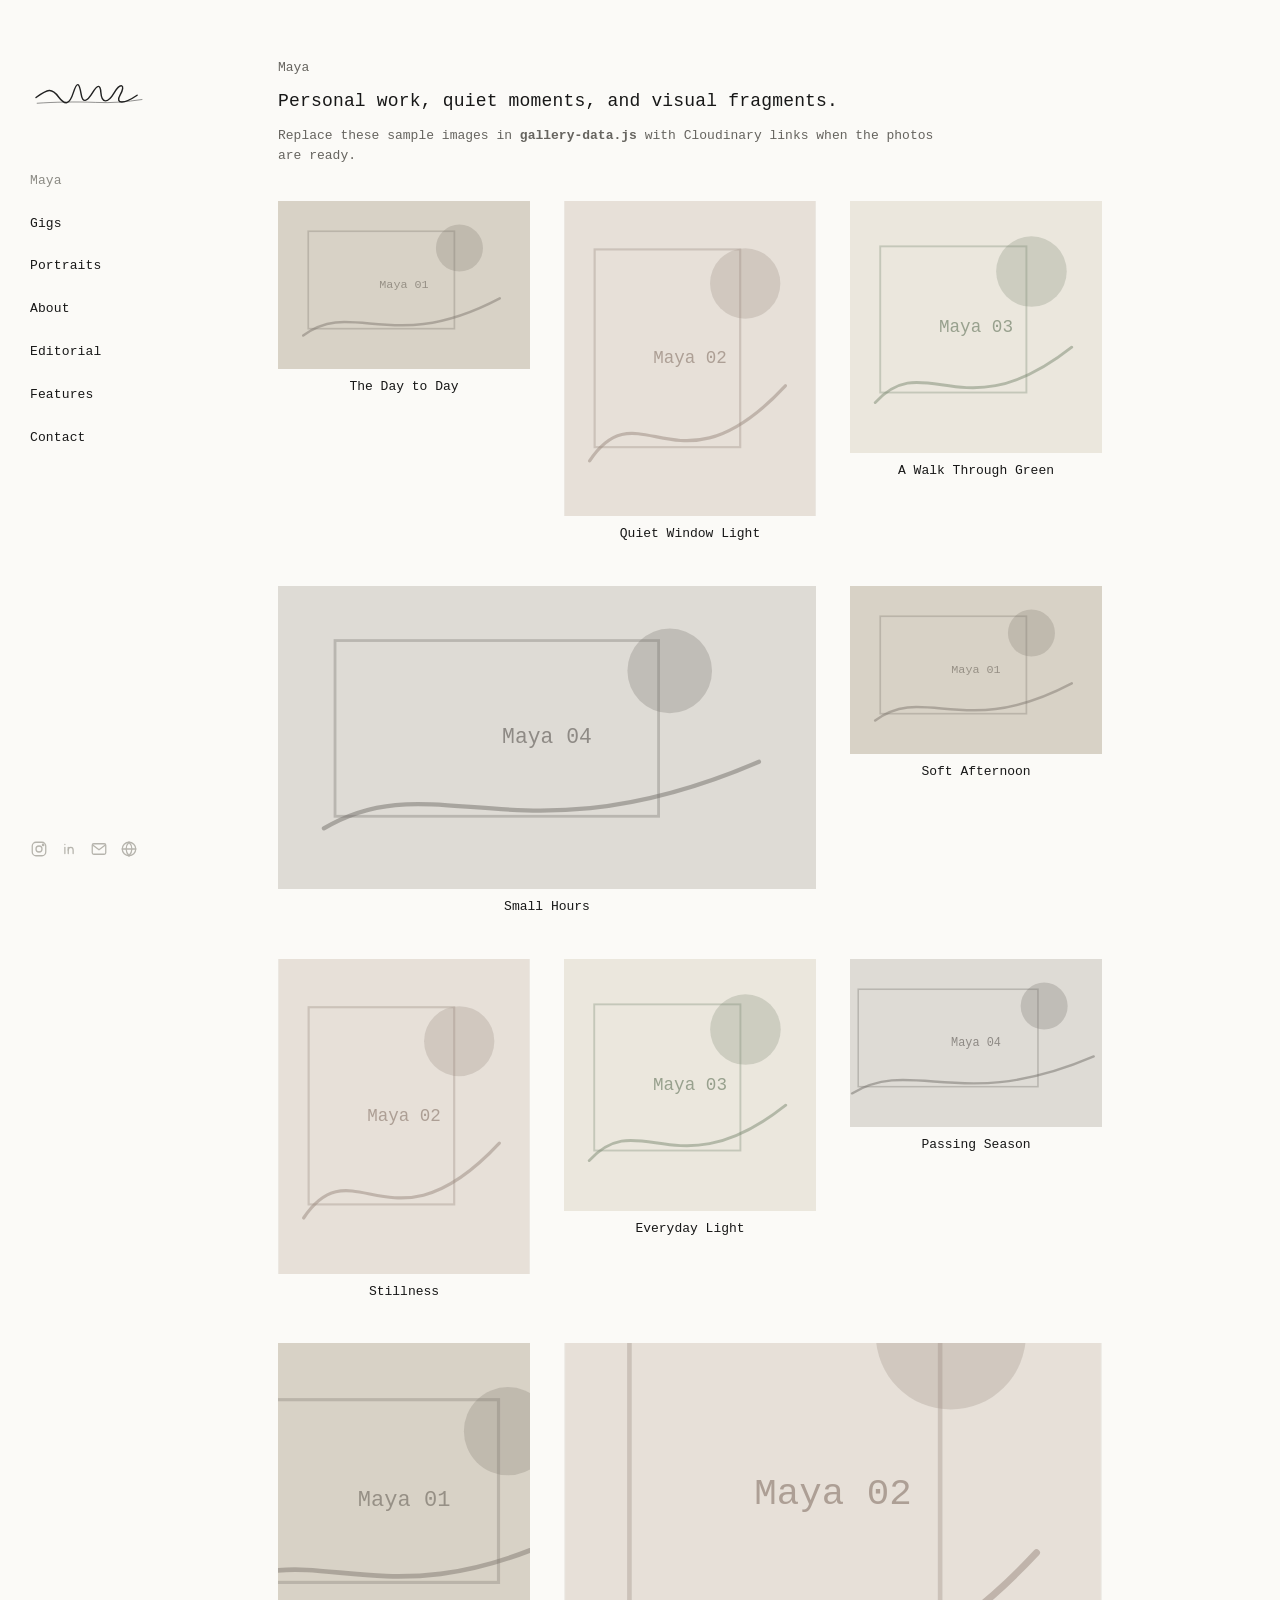
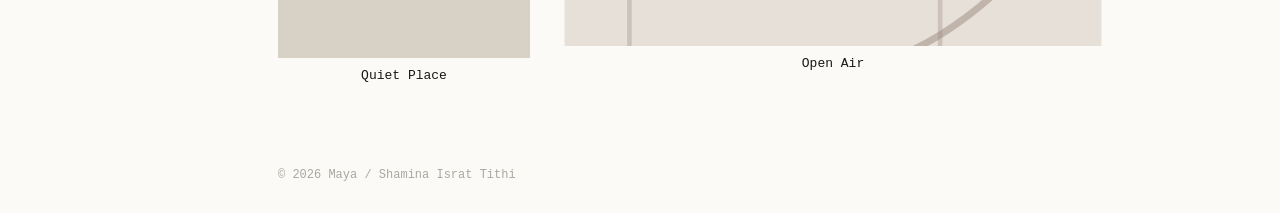
<file: index.html>
<!DOCTYPE html>
<html lang="en">
<head>
  <meta charset="UTF-8" />
  <meta name="viewport" content="width=device-width, initial-scale=1.0" />
  <meta name="description" content="Maya photography portfolio by Shamina Israt Tithi." />
  <title>Maya | Photography by Shamina</title>
  <link rel="icon" type="image/svg+xml" href="assets/favicon.svg" />
  <link rel="stylesheet" href="style.css" />
</head>
<body>
  <div id="sidebar-root" data-active="maya"></div>

  <main class="page gallery-page">
    <div class="page-heading">
      <p class="kicker">Maya</p>
      <h1>Personal work, quiet moments, and visual fragments.</h1>
      <p>Replace these sample images in <strong>gallery-data.js</strong> with Cloudinary links when the photos are ready.</p>
    </div>
    <section class="gallery-grid" id="galleryGrid" data-category="maya" aria-label="Maya photography gallery"></section>
  </main>

  <footer class="footer">© <span id="year"></span> Maya / Shamina Israt Tithi</footer>

  <div class="lightbox" id="lightbox" aria-modal="true" role="dialog">
    <div class="lightbox-inner">
      <button class="lightbox-button close" id="lightboxClose" aria-label="Close">×</button>
      <button class="lightbox-button prev" id="lightboxPrev" aria-label="Previous">‹</button>
      <img id="lightboxImage" alt="" />
      <button class="lightbox-button next" id="lightboxNext" aria-label="Next">›</button>
      <p class="lightbox-caption" id="lightboxCaption"></p>
    </div>
  </div>

  <script src="gallery-data.js"></script>
  <script src="script.js"></script>
</body>
</html>
</file>
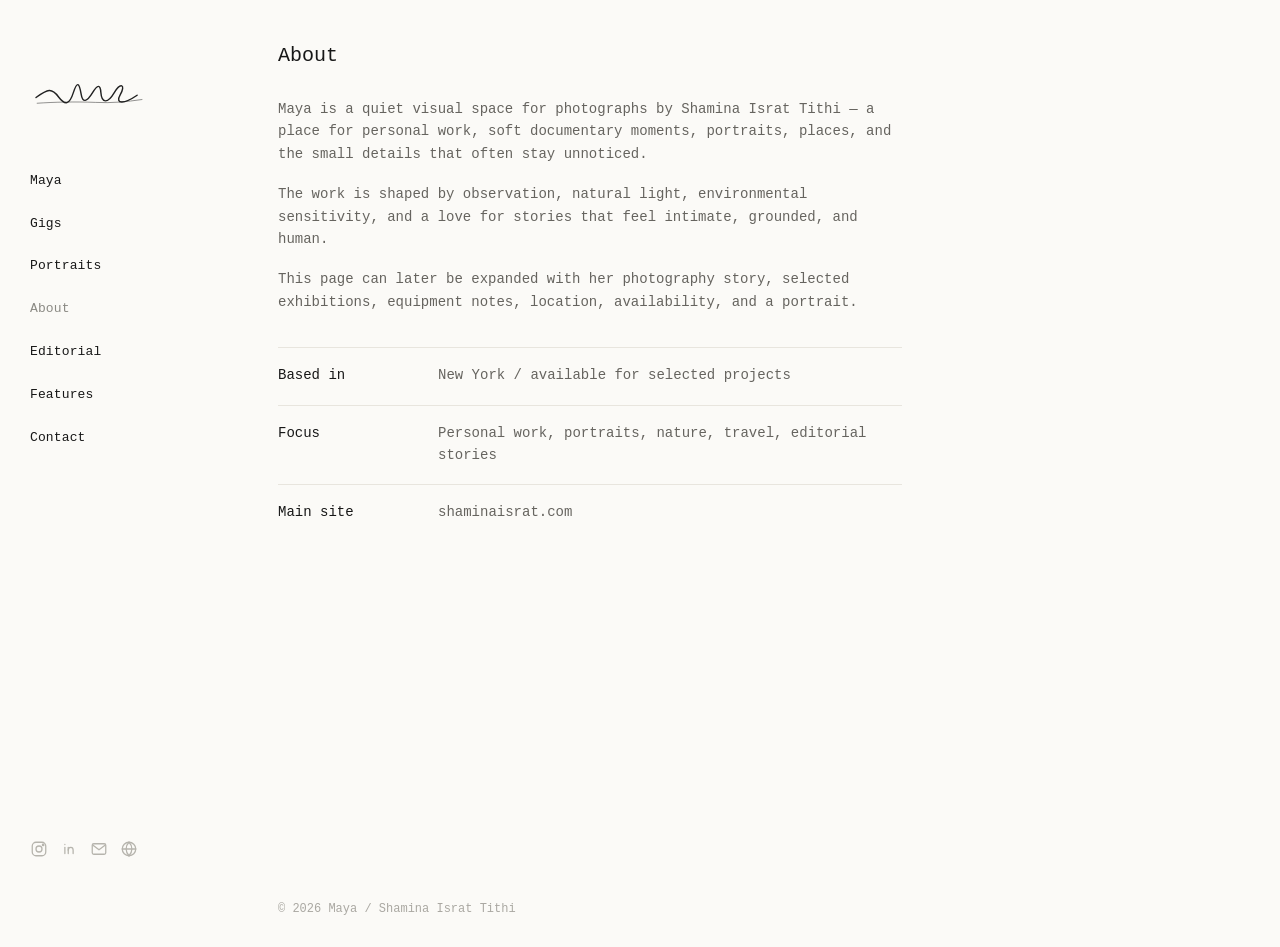
<file: about.html>
<!DOCTYPE html>
<html lang="en">
<head>
  <meta charset="UTF-8" />
  <meta name="viewport" content="width=device-width, initial-scale=1.0" />
  <meta name="description" content="About Maya photography by Shamina Israt Tithi." />
  <title>About | Maya</title>
  <link rel="icon" type="image/svg+xml" href="assets/favicon.svg" />
  <link rel="stylesheet" href="style.css" />
</head>
<body>
  <div id="sidebar-root" data-active="about"></div>

  <main class="page text-page">
    <h1>About</h1>
    <p>
      Maya is a quiet visual space for photographs by Shamina Israt Tithi — a place for personal work, soft documentary moments, portraits, places, and the small details that often stay unnoticed.
    </p>
    <p>
      The work is shaped by observation, natural light, environmental sensitivity, and a love for stories that feel intimate, grounded, and human.
    </p>
    <p>
      This page can later be expanded with her photography story, selected exhibitions, equipment notes, location, availability, and a portrait.
    </p>

    <div class="info-list">
      <div class="info-row">
        <strong>Based in</strong>
        <span>New York / available for selected projects</span>
      </div>
      <div class="info-row">
        <strong>Focus</strong>
        <span>Personal work, portraits, nature, travel, editorial stories</span>
      </div>
      <div class="info-row">
        <strong>Main site</strong>
        <a href="https://shaminaisrat.com" target="_blank" rel="noopener">shaminaisrat.com</a>
      </div>
    </div>
  </main>

  <footer class="footer">© <span id="year"></span> Maya / Shamina Israt Tithi</footer>

  <script src="gallery-data.js"></script>
  <script src="script.js"></script>
</body>
</html>
</file>
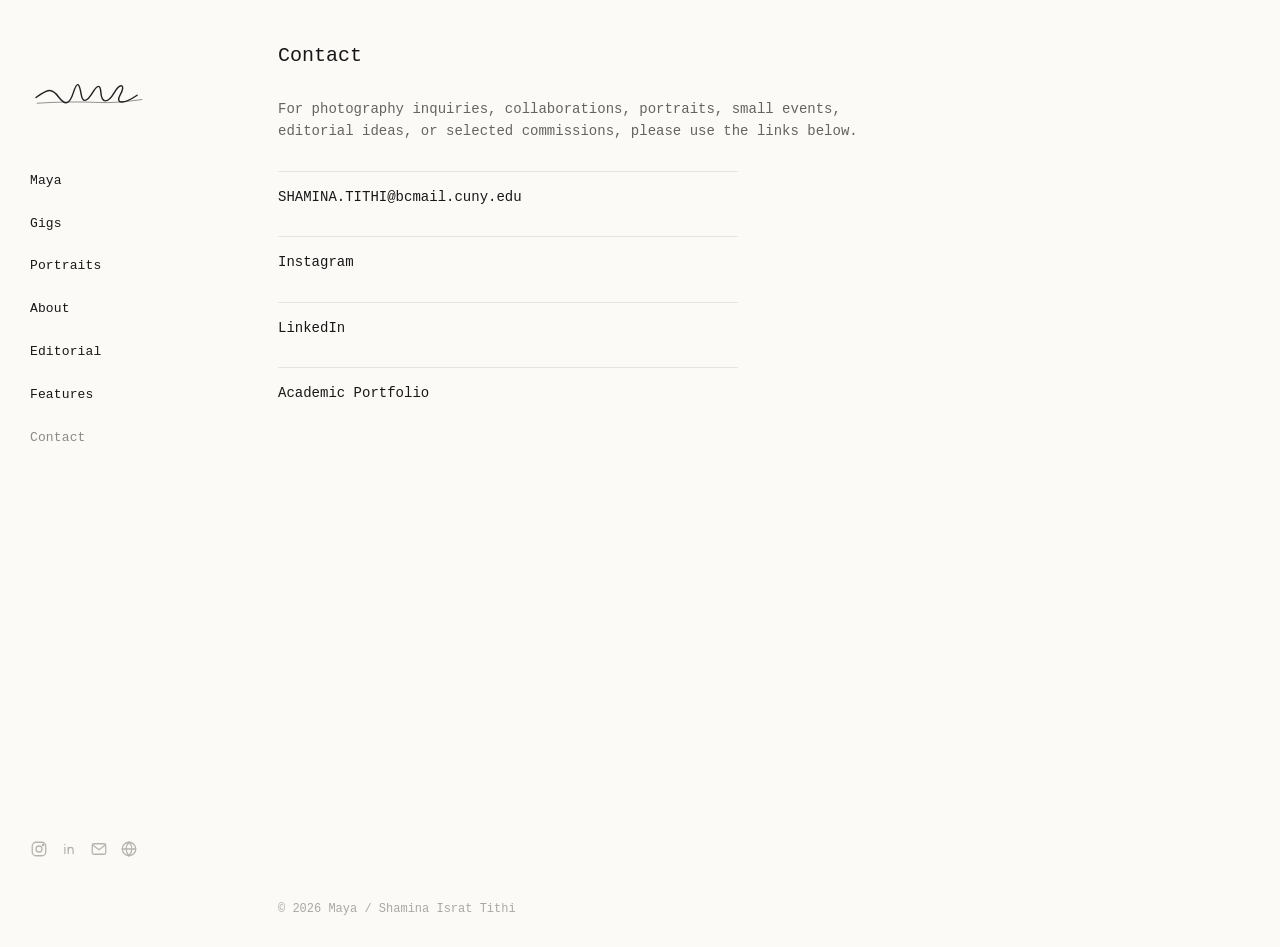
<file: contact.html>
<!DOCTYPE html>
<html lang="en">
<head>
  <meta charset="UTF-8" />
  <meta name="viewport" content="width=device-width, initial-scale=1.0" />
  <meta name="description" content="Contact Maya photography by Shamina Israt Tithi." />
  <title>Contact | Maya</title>
  <link rel="icon" type="image/svg+xml" href="assets/favicon.svg" />
  <link rel="stylesheet" href="style.css" />
</head>
<body>
  <div id="sidebar-root" data-active="contact"></div>

  <main class="page text-page">
    <h1>Contact</h1>
    <p>
      For photography inquiries, collaborations, portraits, small events, editorial ideas, or selected commissions, please use the links below.
    </p>

    <div class="contact-links-page">
      <a href="mailto:SHAMINA.TITHI@bcmail.cuny.edu">SHAMINA.TITHI@bcmail.cuny.edu</a>
      <a href="#" target="_blank" rel="noopener">Instagram</a>
      <a href="#" target="_blank" rel="noopener">LinkedIn</a>
      <a href="https://shaminaisrat.com" target="_blank" rel="noopener">Academic Portfolio</a>
    </div>
  </main>

  <footer class="footer">© <span id="year"></span> Maya / Shamina Israt Tithi</footer>

  <script src="gallery-data.js"></script>
  <script src="script.js"></script>
</body>
</html>
</file>
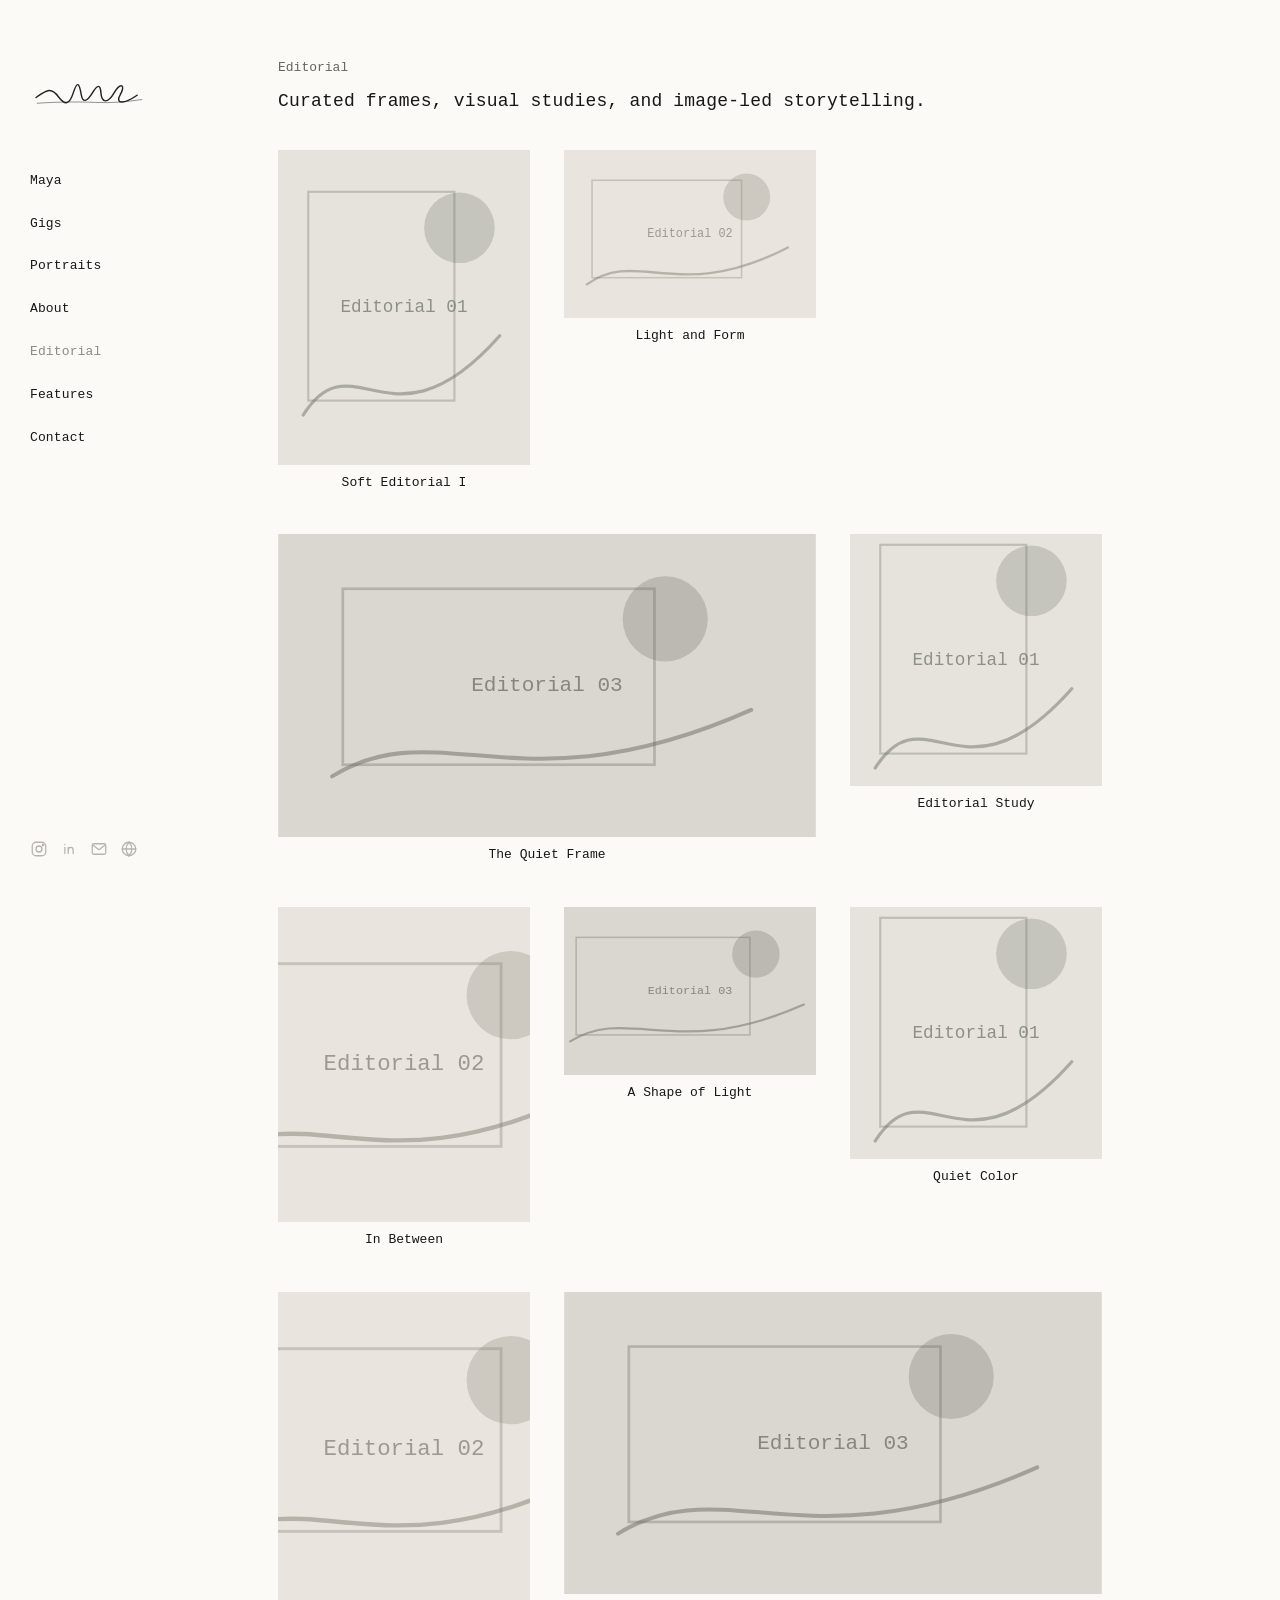
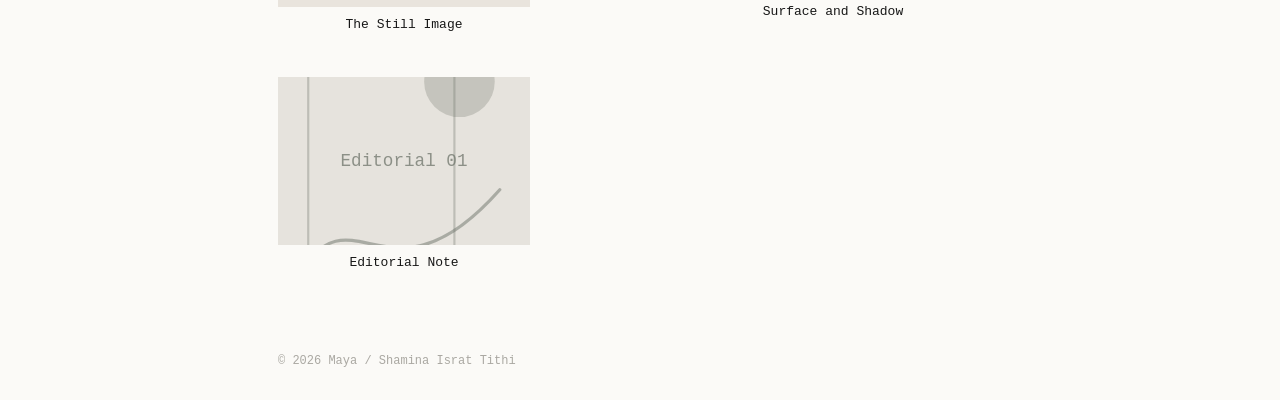
<file: editorial.html>
<!DOCTYPE html>
<html lang="en">
<head>
  <meta charset="UTF-8" />
  <meta name="viewport" content="width=device-width, initial-scale=1.0" />
  <meta name="description" content="Editorial photography portfolio by Shamina Israt Tithi." />
  <title>Editorial | Maya</title>
  <link rel="icon" type="image/svg+xml" href="assets/favicon.svg" />
  <link rel="stylesheet" href="style.css" />
</head>
<body>
  <div id="sidebar-root" data-active="editorial"></div>

  <main class="page gallery-page">
    <div class="page-heading">
      <p class="kicker">Editorial</p>
      <h1>Curated frames, visual studies, and image-led storytelling.</h1>
    </div>
    <section class="gallery-grid" id="galleryGrid" data-category="editorial" aria-label="Editorial photography gallery"></section>
  </main>

  <footer class="footer">© <span id="year"></span> Maya / Shamina Israt Tithi</footer>

  <div class="lightbox" id="lightbox" aria-modal="true" role="dialog">
    <div class="lightbox-inner">
      <button class="lightbox-button close" id="lightboxClose" aria-label="Close">×</button>
      <button class="lightbox-button prev" id="lightboxPrev" aria-label="Previous">‹</button>
      <img id="lightboxImage" alt="" />
      <button class="lightbox-button next" id="lightboxNext" aria-label="Next">›</button>
      <p class="lightbox-caption" id="lightboxCaption"></p>
    </div>
  </div>

  <script src="gallery-data.js"></script>
  <script src="script.js"></script>
</body>
</html>
</file>
<file: style.css>
:root {
  --bg: #fbfaf7;
  --text: #171717;
  --muted: #66645f;
  --faint: #aaa8a2;
  --line: #e8e5de;
  --panel: #ffffff;
  --sidebar: 230px;
  --content-max: 920px;
}

* {
  box-sizing: border-box;
  margin: 0;
  padding: 0;
}

html {
  scroll-behavior: smooth;
}

body {
  min-height: 100vh;
  background: var(--bg);
  color: var(--text);
  font-family: "Courier New", Courier, monospace;
  font-size: 14px;
  line-height: 1.6;
}

body.no-scroll {
  overflow: hidden;
}

a {
  color: inherit;
}

img {
  display: block;
  max-width: 100%;
}

.sidebar {
  position: fixed;
  inset: 0 auto 0 0;
  width: var(--sidebar);
  padding: 70px 30px 42px;
  display: flex;
  flex-direction: column;
  align-items: flex-start;
  background: var(--bg);
  z-index: 20;
}

.signature {
  display: inline-flex;
  width: 120px;
  margin-bottom: 58px;
  text-decoration: none;
}

.signature img {
  width: 100%;
  height: auto;
}

.side-nav {
  display: grid;
  gap: 22px;
}

.side-nav a {
  color: var(--text);
  text-decoration: none;
  font-size: 13px;
  letter-spacing: 0.01em;
  transition: color 0.2s ease;
}

.side-nav a:hover,
.side-nav a.active {
  color: #8b8a84;
}

.social-links {
  margin-top: auto;
  display: flex;
  gap: 12px;
  align-items: center;
}

.social-links a {
  width: 18px;
  height: 18px;
  color: #b6b4ad;
  transition: color 0.2s ease, transform 0.2s ease;
}

.social-links a:hover {
  color: var(--text);
  transform: translateY(-1px);
}

.social-links svg {
  width: 18px;
  height: 18px;
  fill: none;
  stroke: currentColor;
  stroke-width: 1.7;
  stroke-linecap: round;
  stroke-linejoin: round;
}

.mobile-menu-button {
  display: none;
}

.page {
  min-height: 100vh;
  margin-left: var(--sidebar);
  padding: 48px 48px 80px;
}

.gallery-page {
  width: min(var(--content-max), 100%);
}

.page-heading {
  margin-bottom: 34px;
  max-width: 660px;
}

.page-heading .kicker {
  color: var(--muted);
  margin-bottom: 8px;
  font-size: 13px;
}

.page-heading h1 {
  font-weight: 400;
  font-size: 18px;
  letter-spacing: 0.01em;
}

.page-heading p {
  color: var(--muted);
  margin-top: 10px;
  font-size: 13px;
}

.gallery-grid {
  display: grid;
  grid-template-columns: repeat(3, minmax(165px, 1fr));
  column-gap: 34px;
  row-gap: 42px;
  align-items: start;
}

.gallery-item {
  cursor: pointer;
  outline: none;
}

.gallery-item figure {
  display: grid;
  gap: 9px;
}

.gallery-item img {
  width: 100%;
  height: 100%;
  background: #efede8;
  object-fit: cover;
  filter: saturate(0.92);
  transition: transform 0.28s ease, opacity 0.28s ease, filter 0.28s ease;
}

.gallery-item:hover img,
.gallery-item:focus-visible img {
  opacity: 0.86;
  filter: saturate(1);
  transform: translateY(-2px);
}

.gallery-item figcaption {
  text-align: center;
  font-size: 13px;
  line-height: 1.45;
}

.gallery-item.landscape img {
  aspect-ratio: 3 / 2;
}

.gallery-item.portrait img {
  aspect-ratio: 4 / 5;
}

.gallery-item.square img {
  aspect-ratio: 1 / 1;
}

.gallery-item.wide {
  grid-column: span 2;
}

.gallery-item.wide img {
  aspect-ratio: 16 / 9;
}

.text-page {
  max-width: 720px;
  padding-top: 40px;
}

.text-page h1 {
  font-weight: 400;
  font-size: 20px;
  margin-bottom: 26px;
}

.text-page p {
  margin-bottom: 18px;
  color: var(--muted);
}

.text-page .info-list {
  margin-top: 34px;
  display: grid;
  gap: 18px;
}

.info-row {
  display: grid;
  grid-template-columns: 140px 1fr;
  gap: 20px;
  border-top: 1px solid var(--line);
  padding-top: 16px;
}

.info-row strong {
  font-weight: 400;
  color: var(--text);
}

.info-row span,
.info-row a {
  color: var(--muted);
  text-decoration: none;
}

.contact-links-page {
  display: grid;
  gap: 14px;
  margin-top: 28px;
  max-width: 460px;
}

.contact-links-page a {
  border-top: 1px solid var(--line);
  padding: 14px 0;
  text-decoration: none;
  color: var(--text);
}

.contact-links-page a:hover {
  color: var(--muted);
}

.lightbox {
  position: fixed;
  inset: 0;
  z-index: 100;
  display: none;
  align-items: center;
  justify-content: center;
  background: rgba(251, 250, 247, 0.96);
  padding: 32px;
}

.lightbox.open {
  display: flex;
}

.lightbox-inner {
  position: relative;
  width: 100%;
  height: 100%;
  display: grid;
  place-items: center;
}

.lightbox img {
  max-width: 88vw;
  max-height: 82vh;
  width: auto;
  height: auto;
  object-fit: contain;
  box-shadow: 0 20px 80px rgba(0, 0, 0, 0.08);
}

.lightbox-caption {
  position: absolute;
  left: 50%;
  bottom: 18px;
  transform: translateX(-50%);
  color: var(--muted);
  font-size: 13px;
  text-align: center;
}

.lightbox-button {
  position: absolute;
  border: 0;
  background: transparent;
  color: var(--text);
  font-family: inherit;
  font-size: 28px;
  cursor: pointer;
  padding: 14px;
}

.lightbox-button.close {
  top: 10px;
  right: 14px;
}

.lightbox-button.prev {
  left: 12px;
  top: 50%;
  transform: translateY(-50%);
}

.lightbox-button.next {
  right: 12px;
  top: 50%;
  transform: translateY(-50%);
}

.footer {
  margin-left: var(--sidebar);
  padding: 0 48px 28px;
  color: var(--faint);
  font-size: 12px;
}

.empty-note {
  color: var(--muted);
}

@media (max-width: 900px) {
  :root {
    --sidebar: 0px;
  }

  .sidebar {
    position: sticky;
    top: 0;
    width: 100%;
    height: auto;
    min-height: 72px;
    padding: 14px 18px;
    flex-direction: row;
    align-items: center;
    border-bottom: 1px solid var(--line);
  }

  .signature {
    width: 95px;
    margin: 0;
  }

  .mobile-menu-button {
    margin-left: auto;
    display: inline-flex;
    width: 38px;
    height: 38px;
    border: 0;
    background: transparent;
    flex-direction: column;
    gap: 5px;
    justify-content: center;
    align-items: center;
    cursor: pointer;
  }

  .mobile-menu-button span {
    width: 20px;
    height: 1px;
    background: var(--text);
  }

  .side-nav {
    position: absolute;
    top: 72px;
    left: 0;
    right: 0;
    display: none;
    padding: 22px 18px 28px;
    background: var(--bg);
    border-bottom: 1px solid var(--line);
    grid-template-columns: 1fr;
    gap: 16px;
  }

  .side-nav.open {
    display: grid;
  }

  .social-links {
    margin: 0 0 0 14px;
  }

  .page {
    margin-left: 0;
    padding: 34px 18px 70px;
  }

  .footer {
    margin-left: 0;
    padding: 0 18px 24px;
  }

  .gallery-grid {
    grid-template-columns: repeat(2, minmax(130px, 1fr));
    gap: 28px 18px;
  }
}

@media (max-width: 560px) {
  body {
    font-size: 13px;
  }

  .social-links {
    display: none;
  }

  .gallery-grid {
    grid-template-columns: 1fr;
  }

  .gallery-item.wide {
    grid-column: span 1;
  }

  .info-row {
    grid-template-columns: 1fr;
    gap: 4px;
  }

  .lightbox {
    padding: 18px;
  }

  .lightbox img {
    max-width: 94vw;
    max-height: 78vh;
  }
}
</file>
